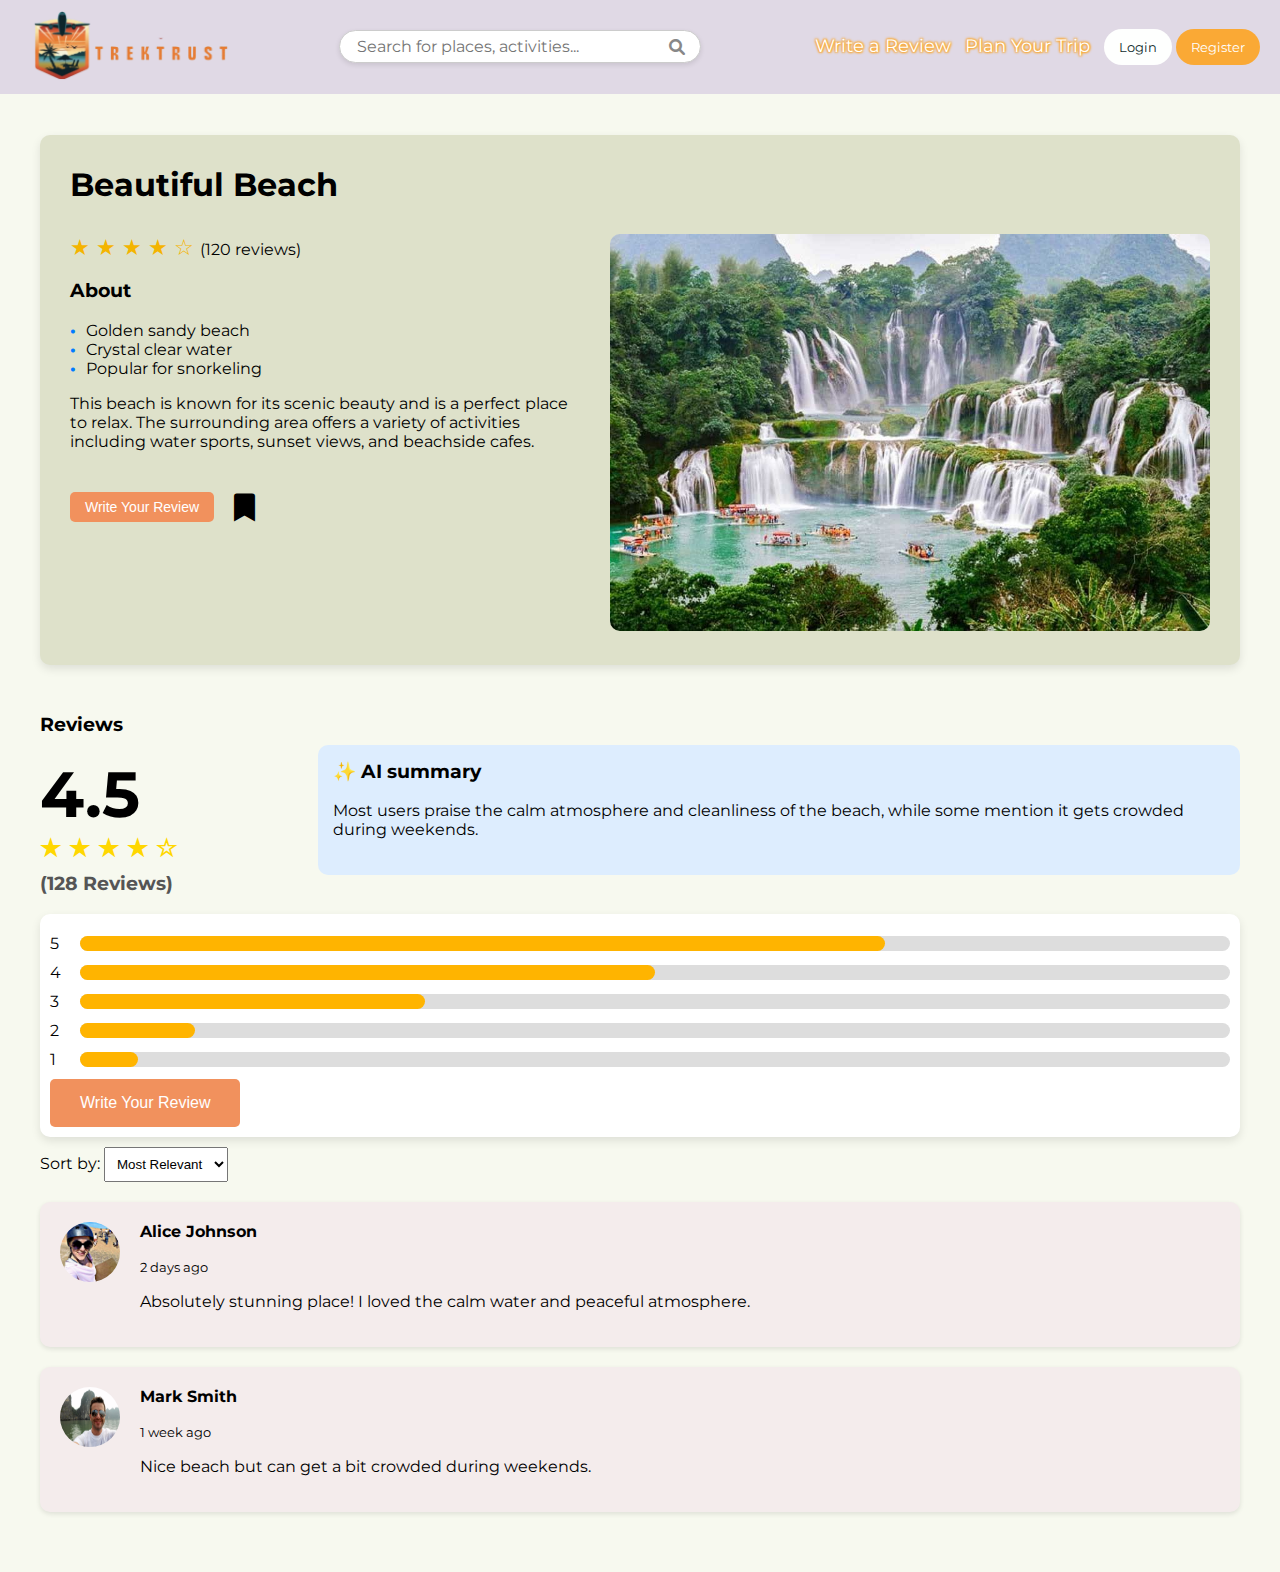
<file: place-detail.html>
<!DOCTYPE html>
<html lang="en">

<head>
    <meta charset="UTF-8">
    <meta name="viewport" content="width=device-width, initial-scale=1.0">
    <title>Place Details</title>
    <link rel="stylesheet" href="https://cdnjs.cloudflare.com/ajax/libs/font-awesome/6.0.0/css/all.min.css">
    <link href="https://fonts.googleapis.com/css2?family=Montserrat:wght@400;600;700&display=swap" rel="stylesheet">
    <link rel="stylesheet" href="style0.css">
</head>

<body>
    <header class="custom-header">
        <div class="logo" onclick="location.href='index.html'" style="cursor: pointer;">
            <img src="img/logo.png" alt="Company Logo">
        </div>
        <div class="search-container">
            <input type="text" id="searchBar" placeholder="Search for places, activities...">
            <i class="fa-solid fa-magnifying-glass"></i>
        </div>
        <div class="actions">
            <button class="review" onclick="location.href='select-place.html'">Write a Review</button>
            <button class="plan" onclick="location.href='plan-trip.html'">Plan Your Trip</button>
            <button class="login" onclick="location.href='login.html'">Login</button>
            <button class="register" onclick="location.href='register.html'">Register</button>
        </div>
    </header>

    <div class="content">
        <div class="place-container">
            <div class="place-header">
                <h1>Beautiful Beach</h1>
                <!-- <div class="bookmark" onclick="toggleBookmark(this)">
                    <i class="fa-solid fa-bookmark"></i>
                </div> -->
            </div>

            <div class="place-main">
                <div class="place-info">
                    <div class="rating" style="display: inline;">&#9733; &#9733; &#9733; &#9733; &#9734; </div>
                    <div style="display: inline;">(120 reviews)</div>
                    <div class="about">
                        <h3>About</h3>
                        <ul>
                            <li>Golden sandy beach</li>
                            <li>Crystal clear water</li>
                            <li>Popular for snorkeling</li>
                        </ul>
                    </div>
                        <p>This beach is known for its scenic beauty and is a perfect place to relax. The surrounding area
                        offers a variety of activities including water sports, sunset views, and beachside cafes.</p>
                        <div class="actions-wrap"> 
                            <button class="write-review" onclick="location.href='write-review.html'">Write Your Review</button>
                            <div class="bookmark" onclick="toggleBookmark(this)" style="font-size: 32px;">
                                <i class="fa-solid fa-bookmark"></i>
                        </div>
                    </div>
                </div>

                <div class="place-images">
                    <img src="img/1.jpg" alt="Beautiful Beach">
                </div>
            </div>
        </div>

        <div class="rating-wrapper">
            <div class="rating-section">
                <h3> Reviews<h3>
                    <div class="rating-number">4.5</div>
                    <div class="stars">&#9733; &#9733; &#9733; &#9733; &#9734;</div>
                    <div class="review-count">(128 Reviews)</div>
            </div>
            <div class="consensus-section">
                <h3>&#10024 AI summary</h3>
                <p>Most users praise the calm atmosphere and cleanliness of the beach, while some
                    mention it gets crowded during weekends.</p>
            </div>
        </div>

        <div class="rating-breakdown">
            <div class="rating-bar">
                <span>5</span>
                <div class="bar">
                    <div class="bar-fill" style="width: 70%;"></div>
                </div>
            </div>
            <div class="rating-bar">
                <span>4</span>
                <div class="bar">
                    <div class="bar-fill" style="width: 50%;"></div>
                </div>
            </div>
            <div class="rating-bar">
                <span>3</span>
                <div class="bar">
                    <div class="bar-fill" style="width: 30%;"></div>
                </div>
            </div>
            <div class="rating-bar">
                <span>2</span>
                <div class="bar">
                    <div class="bar-fill" style="width: 10%;"></div>
                </div>
            </div>
            <div class="rating-bar">
                <span>1</span>
                <div class="bar">
                    <div class="bar-fill" style="width: 5%;"></div>
                </div>
            </div>
            <button class="write-review" onclick="location.href='write-review.html'">Write Your Review</button>
        </div>
        <div class="user-reviews">
            <div class="sort-options">
                <label for="sort">Sort by:</label>
                <select id="sort">
                    <option value="relevant">Most Relevant</option>
                    <option value="recent">Most Recent</option>
                </select>
            </div>
            <div id="reviewList"></div>
        </div>
    </div>
    </div>
    <script src="check.js"></script>
    <script>
        function toggleBookmark(el) {
            el.classList.toggle('active');
        }

        const reviews = [
            {
                user: "Alice Johnson",
                img: "img/pro5/1.png",
                date: "2 days ago",
                text: "Absolutely stunning place! I loved the calm water and peaceful atmosphere."
            },
            {
                user: "Mark Smith",
                img: "img/pro5/2.png",
                date: "1 week ago",
                text: "Nice beach but can get a bit crowded during weekends."
            }
        ];

        const reviewList = document.getElementById('reviewList');
        reviews.forEach(review => {
            const card = document.createElement('div');
            card.className = 'review-card';
            card.innerHTML = `
                <img src="${review.img}" alt="${review.user}">
                <div class="review-text">
                    <h4>${review.user}</h4>
                    <p><small>${review.date}</small></p>
                    <p>${review.text}</p>
                </div>
            `;
            reviewList.appendChild(card);
        });
    </script>
</body>

</html>
</file>
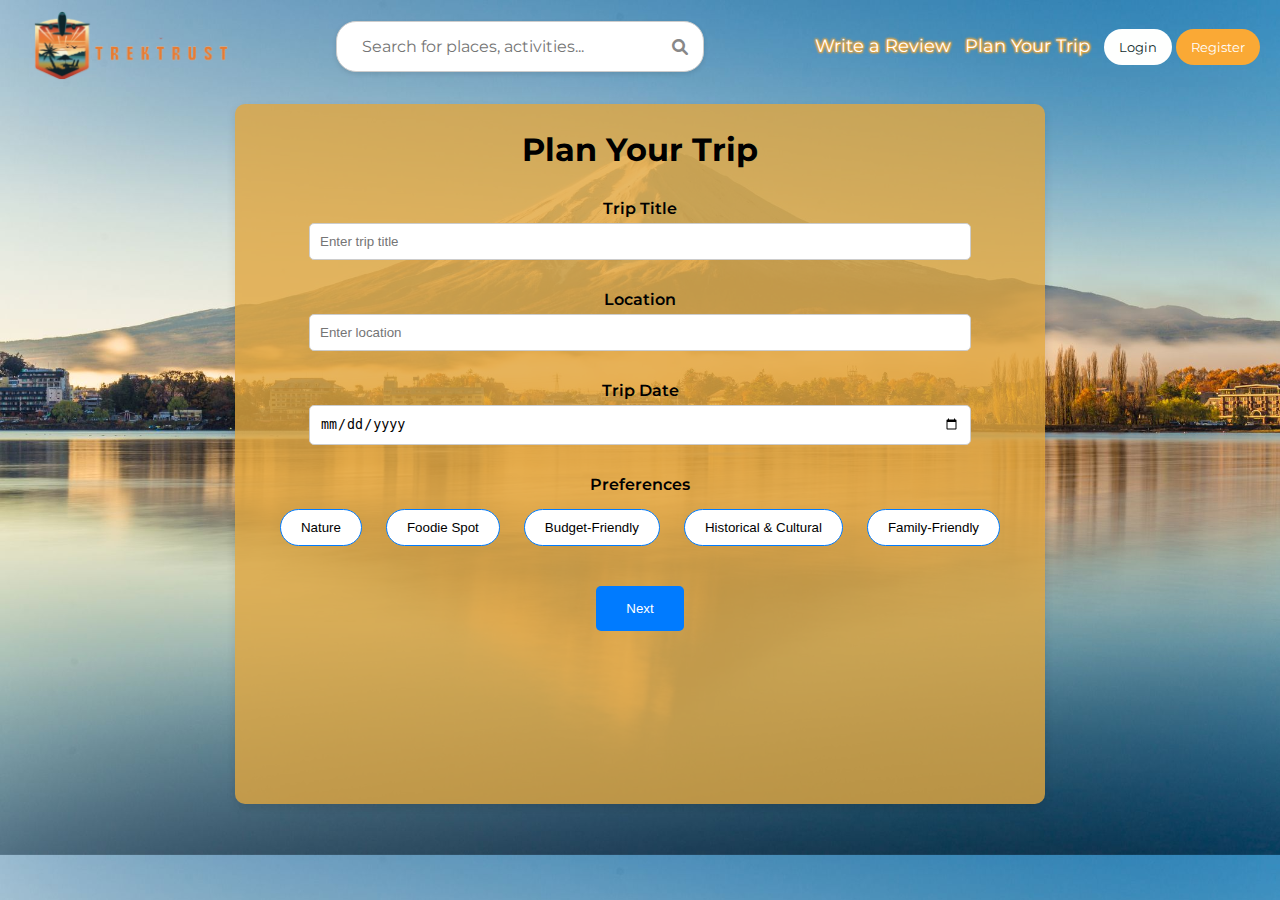
<file: plan-trip.html>
<!DOCTYPE html>
<html lang="en">
<head>
    <meta charset="UTF-8">
    <meta name="viewport" content="width=device-width, initial-scale=1.0">
    <title>Plan Your Trip</title>
    <link rel="stylesheet" href="https://cdnjs.cloudflare.com/ajax/libs/font-awesome/6.0.0/css/all.min.css">

    <link href="https://fonts.googleapis.com/css2?family=Montserrat:wght@400;600;700&display=swap" rel="stylesheet">
    <link rel="stylesheet" href="style2.css">
</head>
<body>
    <header class="custom-header">
        <div class="logo" onclick="location.href='index.html'" style="cursor: pointer;">
            <img src="img/logo.png" alt="Company Logo">
        </div>
        <div class="search-container">
            <input type="text" id="searchBar" placeholder="Search for places, activities...">
            <i class="fa-solid fa-magnifying-glass"></i>
        </div>
        <div class="actions">
            <button class="review" onclick="location.href='select-place.html'">Write a Review</button>
            <button class="plan" onclick="location.href='plan-trip.html'">Plan Your Trip</button>
            <button class="login" onclick="location.href='login.html'">Login</button>
            <button class="register" onclick="location.href='register.html'">Register</button>
        </div>
    </header>
    
    <div class="container-wrapper">
        <!-- Step 1 - Trip Details -->
        <div class="container" id="step1">
            <h1>Plan Your Trip</h1>
            <label for="trip-title">Trip Title</label>
            <input type="text" id="trip-title" placeholder="Enter trip title">
            <label for="trip-title">Location</label>
            <input type="text" id="trip-title" placeholder="Enter location">

            <label for="trip-date">Trip Date</label>
            <input type="date" id="trip-date">

            <label>Preferences</label>
            <div class="preferences">
                <button onclick="toggleSelect(this)">Nature</button>
                <button onclick="toggleSelect(this)">Foodie Spot</button>
                <button onclick="toggleSelect(this)">Budget-Friendly</button>
                <button onclick="toggleSelect(this)">Historical & Cultural</button>
                <button onclick="toggleSelect(this)">Family-Friendly</button>
            </div>
            <button class="next" onclick="nextStep()">Next</button>
        </div>

        <!-- Step 2 - Place Selection -->
        <div class="container hidden" id="step2">
            <h1>Plan Your Trip</h1>
            <p>Select places you plan to visit</p>
            <label>Selected Places</label>
            <div class="slider" id="selected-places"></div>

            <label for="search">Search Places</label>
            <input type="text" id="search" placeholder="Search places..." oninput="filterResults()">
            <div class="slider" id="search-results"></div>

            <label>Saved Places</label>
            <div class="slider" id="saved-places"></div>

            <label>Suggested Places</label>
            <div class="slider" id="suggested-places"></div>

            <button class="back" onclick="prevStep()">Back</button>
            <button class="next" onclick="nextStep()">Next</button>
        </div>

        <!-- Step 3 - Activity Selection -->
        <div class="container hidden" id="step3">
            <h1>Plan Your Trip</h1>
            <p>Add activities for selected places</p>
            <div id="activities-section"></div>

            
            <button class="back" onclick="prevStep()">Back</button>
            <button class="next" onclick="submitTrip()">Submit</button>
        </div>
    </div>
    <script src="check.js"></script>
    <script>
        let currentStep = 1;
        const places = [
            { name: 'Beautiful Beach', location: 'Miami', img: 'img/1.jpg' },
            { name: 'Mountain Escape', location: 'Colorado', img: 'img/2.jpg' },
            { name: 'Sunset Park', location: 'San Francisco', img: 'img/3.jpg' }
        ];

        function nextStep() {
            document.getElementById(`step${currentStep}`).classList.add('hidden');
            currentStep++;
            document.getElementById(`step${currentStep}`).classList.remove('hidden');
            if (currentStep === 2) loadPlaces();
            if (currentStep === 3) loadActivities();
        }

        function prevStep() {
            document.getElementById(`step${currentStep}`).classList.add('hidden');
            currentStep--;
            document.getElementById(`step${currentStep}`).classList.remove('hidden');
        }

        function toggleSelect(button) {
            button.classList.toggle('selected');
        }

        function loadPlaces() {
            const saved = document.getElementById('saved-places');
            const suggested = document.getElementById('suggested-places');
            saved.innerHTML = '';
            suggested.innerHTML = '';
            places.forEach(place => {
                const card = `<div class="place-card" onclick="addPlace('${place.name}')">
                    <img src="${place.img}" alt="Place">
                    <p>${place.name} - ${place.location}</p>
                </div>`;
                saved.innerHTML += card;
                suggested.innerHTML += card;
            });
        }

        function addPlace(placeName) {
            const selected = document.getElementById('selected-places');
            const place = document.createElement('div');
            place.className = 'place-card';
            place.innerHTML = `<p>${placeName}</p>`;
            selected.appendChild(place);
        }

        function filterResults() {
            const query = document.getElementById('search').value.toLowerCase();
            const results = document.getElementById('search-results');
            results.innerHTML = '';
            places.forEach(place => {
                if (place.name.toLowerCase().includes(query)) {
                    const card = `<div class="place-card" onclick="addPlace('${place.name}')">
                        <img src="${place.img}" alt="Place">
                        <p>${place.name} - ${place.location}</p>
                    </div>`;
                    results.innerHTML += card;
                }
            });
        }

        function loadActivities() {
            const activities = document.getElementById('activities-section');
            activities.innerHTML = '';
            places.forEach(place => {
                const card = document.createElement('div');
                card.className = 'activity-card';
                card.innerHTML = `
                    <img src="${place.img}" alt="${place.name}">
                    <div>
                        <h3>${place.name}</h3>
                        <input type="text" placeholder="Add activity...">
                        <button onclick="addActivity(this)">Add</button>
                        <div class="activities-list"></div>
                        <div class="suggested-activities">
                            <h4>Suggested Activities</h4>
                            <p onclick="addSuggestedActivity(this, 'Snorkeling')">Snorkeling <i class="fa-solid fa-plus"></i></p>
                            <p onclick="addSuggestedActivity(this, 'Hiking')">Hiking <i class="fa-solid fa-plus"></i></p>
                            <p onclick="addSuggestedActivity(this, 'Sightseeing')">Sightseeing <i class="fa-solid fa-plus"></i></p>
                        </div>
                    </div>
                `;
                activities.appendChild(card);
            });
        }

        function addActivity(button) {
            const input = button.previousElementSibling;
            if (input.value.trim() !== '') {
                const activityList = button.parentNode.querySelector('.activities-list');
                const activityItem = document.createElement('p');
                activityItem.innerText = `- ${input.value}`;
                activityList.appendChild(activityItem);
                input.value = '';
            }
        }

        function addSuggestedActivity(element, activity) {
            const parentCard = element.closest('.activity-card');
            const activityList = parentCard.querySelector('.activities-list');
            const activityItem = document.createElement('p');
            activityItem.innerText = `- ${activity}`;
            activityList.appendChild(activityItem);
        }

        function submitTrip() {
            window.location.href = 'trip-summary.html';
        }
    </script>
</body>
</html>
</file>
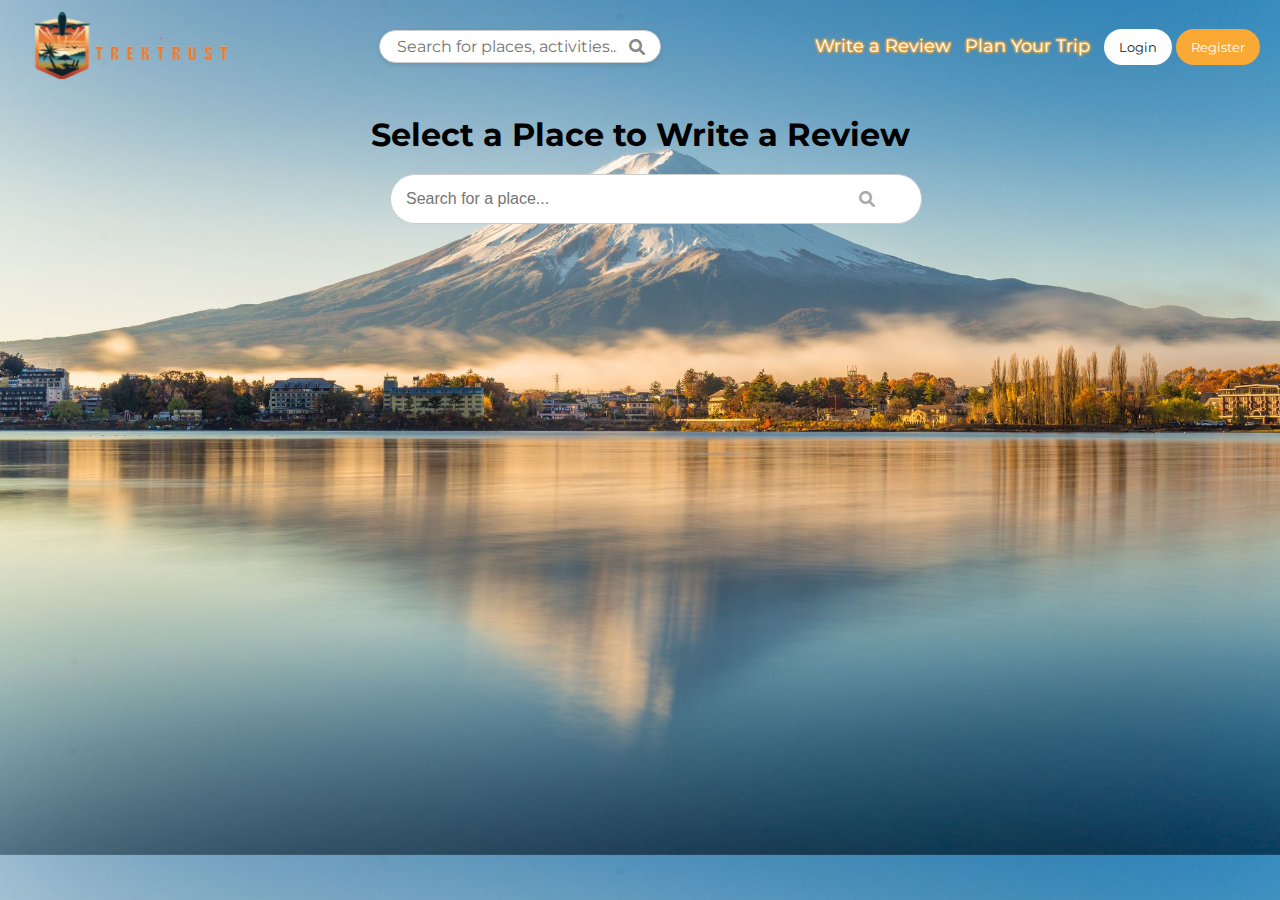
<file: select-place.html>
<!DOCTYPE html>
<html lang="en">
<head>
    <meta charset="UTF-8">
    <meta name="viewport" content="width=device-width, initial-scale=1.0">
    <title>Select Place for Review</title>
    <link rel="stylesheet" href="https://cdnjs.cloudflare.com/ajax/libs/font-awesome/6.0.0/css/all.min.css">
    <link href="https://fonts.googleapis.com/css2?family=Montserrat:wght@400;600;700&display=swap" rel="stylesheet">
    <link rel="stylesheet" href="style1.css">
</head>
<body>
    <header class="custom-header">
        <div class="logo" onclick="location.href='index.html'" style="cursor: pointer;">
            <img src="img/logo.png" alt="Company Logo">
        </div>
        <div class="search-container">
            <input type="text" id="searchBar" placeholder="Search for places, activities...">
            <i class="fa-solid fa-magnifying-glass"></i>
        </div>
        <div class="actions">
            <button class="review" onclick="location.href='select-place.html'">Write a Review</button>
            <button class="plan" onclick="location.href='plan-trip.html'">Plan Your Trip</button>
            <button class="login" onclick="location.href='login.html'">Login</button>
            <button class="register" onclick="location.href='register.html'">Register</button>
        </div>
    </header>

    <div class="container">
        <h1>Select a Place to Write a Review</h1>
        <div class="search-bar">
            <input type="text" id="placeSearch" placeholder="Search for a place...">
            <i class="fa-solid fa-magnifying-glass"></i>
        </div>
        <div class="results" id="searchResults">
            <div class="result-item" onclick="selectPlace('Beautiful Beach')">
                <img src="img/1.jpg" alt="Beautiful Beach" class="thumbnail">
                Beautiful Beach - Miami
            </div>
            <div class="result-item" onclick="selectPlace('Mountain Escape')">
                <img src="img/2.jpg" alt="Mountain Escape" class="thumbnail">
                Mountain Escape - Colorado
            </div>
            <div class="result-item" onclick="selectPlace('Sunset Park')">
                <img src="img/3.jpg" alt="Sunset Park" class="thumbnail">
                Sunset Park - San Francisco
            </div>
        </div>
            </div>
    <script src="check.js"></script>
    <script>
        const searchInput = document.getElementById('placeSearch');
        const results = document.getElementById('searchResults');
        const resultItems = document.querySelectorAll('.result-item');

        searchInput.addEventListener('input', () => {
            const value = searchInput.value.toLowerCase();
            let showResults = false;

            resultItems.forEach(item => {
                if (item.textContent.toLowerCase().includes(value)) {
                    item.style.display = 'block';
                    showResults = true;
                } else {
                    item.style.display = 'none';
                }
            });

            results.style.display = showResults ? 'block' : 'none';
        });

        function selectPlace(placeName) {
            // alert(`Redirecting to review page for: ${placeName}`);
            // Simulate navigation to review page
            window.location.href = 'write-review.html';
        }
    </script>
</body>
</html>
</file>
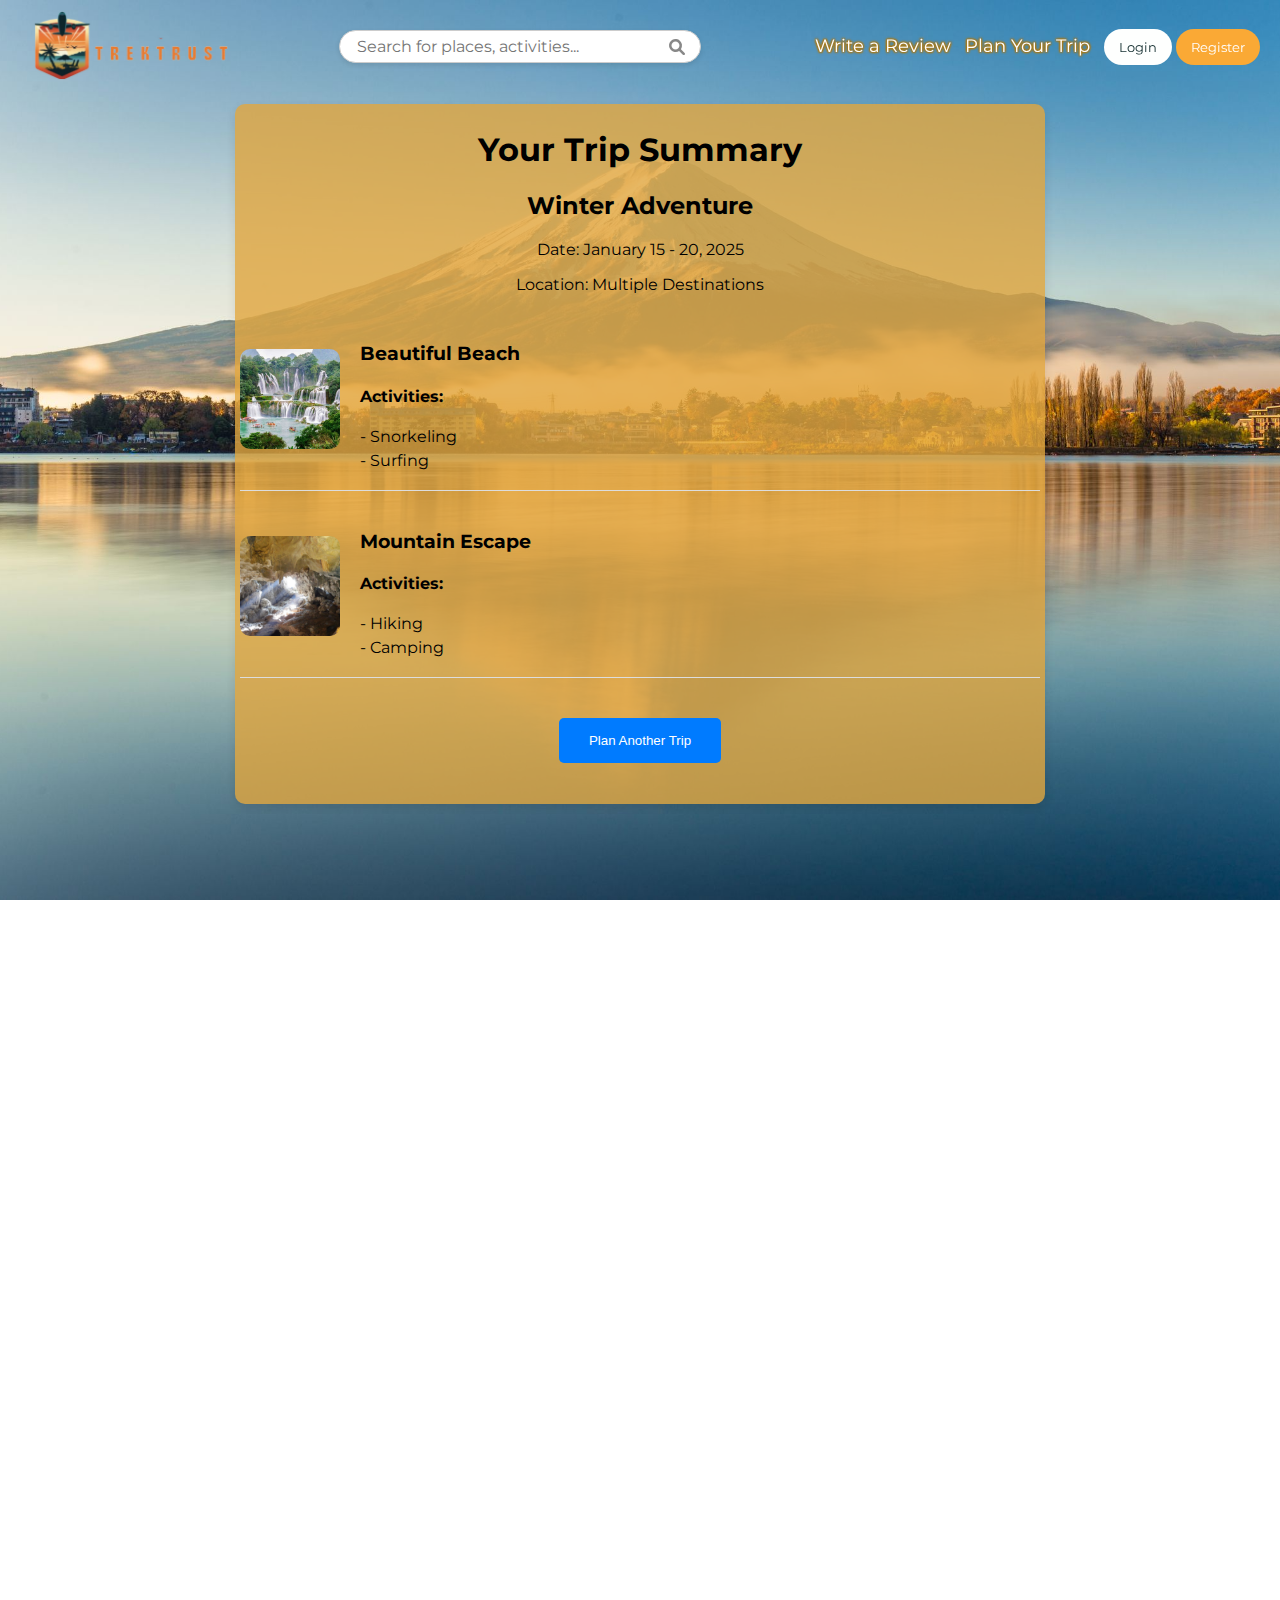
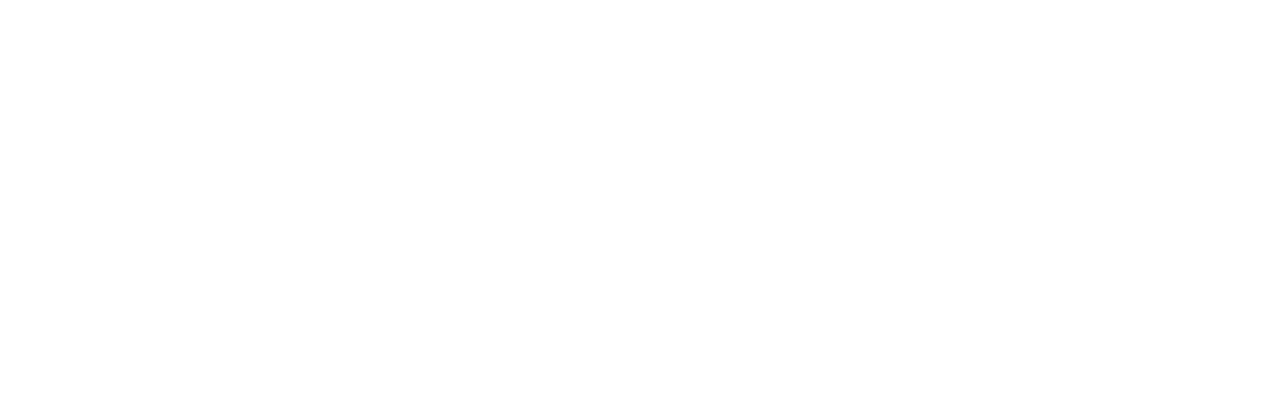
<file: trip-summary.html>
<!DOCTYPE html>
<html lang="en">
<head>
    <meta charset="UTF-8">
    <meta name="viewport" content="width=device-width, initial-scale=1.0">
    <title>Trip Summary</title>
    <link href="https://cdnjs.cloudflare.com/ajax/libs/font-awesome/6.0.0/css/all.min.css" rel="stylesheet">
    <link href="https://fonts.googleapis.com/css2?family=Montserrat:wght@400;600;700&display=swap" rel="stylesheet">
    <link rel="stylesheet" href="style.css">
</head>
<body>
    <header class="custom-header">
        <div class="logo" onclick="location.href='index.html'" style="cursor: pointer;">
            <img src="img/logo.png" alt="Company Logo">
        </div>
        <div class="search-container">
            <input type="text" id="searchBar" placeholder="Search for places, activities...">
            <i class="fa-solid fa-magnifying-glass"></i>
        </div>
        <div class="actions">
            <button class="review" onclick="location.href='select-place.html'">Write a Review</button>
            <button class="plan" onclick="location.href='plan-trip.html'">Plan Your Trip</button>
            <button class="login" onclick="location.href='login.html'">Login</button>
            <button class="register" onclick="location.href='register.html'">Register</button>
        </div>
    </header>

    <div class="container-wrapper">
    <div class="container">
        <div class="trip-header">
            <h1>Your Trip Summary</h1>
            <h2>Winter Adventure</h2>
            <p>Date: January 15 - 20, 2025</p>
            <p>Location: Multiple Destinations</p>
        </div>

        <div class="trip-details">
            <img src="img/1.jpg" alt="Beautiful Beach">
            <div class="trip-info">
                <h3>Beautiful Beach</h3>
                <div class="activity-list">
                    <h4>Activities:</h4>
                    <p>- Snorkeling</p>
                    <p>- Surfing</p>
                </div>
            </div>
        </div>

        <div class="trip-details">
            <img src="img/2.jpg" alt="Mountain Escape">
            <div class="trip-info">
                <h3>Mountain Escape</h3>
                <div class="activity-list">
                    <h4>Activities:</h4>
                    <p>- Hiking</p>
                    <p>- Camping</p>
                </div>
            </div>
        </div>

        <button class="btn" onclick="window.location.href='plan-trip.html'">Plan Another Trip</button>
    </div>
    <script src="check.js"></script>
</div>
</body>
</html>
</file>
<file: style0.css>
body {
    margin: 0;
    font-family: Montserrat, sans-serif;
    background-color: #f7f9ef;
}

/* Header Styles */
header {
    display: flex;
    justify-content: space-between;
    align-items: center;
    padding: 10px 20px;
    background: rgb(224, 217, 229);
    position: sticky;
    top: 0;
    z-index: 1000;
    transition: background-color 0.3s ease, box-shadow 0.3s ease;
}


.content {
    margin-top: 1px;
    /* To prevent content from hiding behind the header */
    padding: 20px;
}

.custom-header .actions button {

    border-radius: 20px;
    border: none;
}

/* Button Styles */
.actions .login,
.actions .logout {
    background-color: #fefffe;
    padding: 10px 15px;
    color: #112c2d;
    cursor: pointer;
    font-family: Montserrat, sans-serif;

}

.actions .register {
    background-color: #faa935;
    padding: 10px 15px;
    color: white;
    cursor: pointer;
    font-family: Montserrat, sans-serif;

}

.actions .login:hover,
.actions .register:hover,
.actions .logout:hover {
    opacity: 0.8;
}

.actions .review,
.actions .plan {
    background-color: transparent;
    text-shadow: 1px 1px 2px #faa935, -1px -1px 2px #faa935, 1px -1px 2px #faa935, -1px 1px 2px #faa935;
    color: white;
    padding: 0px 5px;
    font-size: 18px;
    cursor: pointer;
    font-family: Montserrat, sans-serif;

}

.actions .plan {
    margin-right: 5px;

}

.actions .review:hover,
.actions .plan:hover {
    opacity: 0.8;
}

.logo img {
    width: 200px;
    height: auto;
    max-width: 140%;
    margin-left: 10px;

}

.search-container {
    display: flex;
    align-items: center;
    border: 1px solid #ccc;
    border-radius: 20px;
    padding: 5px 15px;
    background-color: white;
    box-shadow: 0 2px 5px rgba(0, 0, 0, 0.1);
}

.search-container input {
    border: none;
    outline: none;
    font-family: 'Montserrat', sans-serif;
    font-size: 1rem;
    flex: 1;
    min-width: 300px;
}

.search-container i {
    color: #888;
    margin-left: 10px;
}



.content {
    padding: 40px;
}

.place-container {
    background: rgb(222, 225, 202);
    padding: 30px;
    border-radius: 10px;
    box-shadow: 0 4px 10px rgba(0, 0, 0, 0.1);
    margin-bottom: 30px;
}

.place-header {
    display: flex;
    justify-content: space-between;
    align-items: center;
    margin-right: 10px;

}

.place-header h1 {
    margin: 0;
}

.bookmark i {
    font-size: 28px;
    cursor: pointer;
}

.bookmark.active i {
    color: gold;
}

.place-main {
    display: flex;
    margin-top: 30px;
    gap: 40px;
}

.place-images img {
    width: 100%;
    max-width: 800px;
    border-radius: 10px;
}

.place-info {
    max-width: 500px;
}

.rating {
    font-size: 22px;
    color: #f4b400;
}

.about ul {
    list-style: none;
    padding: 0;
}

.about ul li::before {
    content: "\2022";
    color: #007BFF;
    font-weight: bold;
    display: inline-block;
    width: 1em;
}

.reviews {
    margin-top: 50px;
    display: flex;
    gap: 40px;
}


.rating-number {
    font-size: 4rem;
    font-weight: 700;
}

.stars {
    font-size: 1.5rem;
    color: gold;
}

.review-count {
    margin: 10px 0;
    color: #555;
}

.rating-bar {
    display: flex;
    align-items: center;
    margin: 10px 0;
}

.rating-bar span {
    width: 20px;
}

.bar {
    flex: 1;
    height: 15px;
    margin-left: 10px;
    background-color: #ddd;
    border-radius: 10px;
    position: relative;
}

.bar-fill {
    height: 100%;
    background-color: #ffb400;
    border-radius: 10px;
    position: absolute;
}

.write-review {
    background-color: #f1915d;
    color: white;
    padding: 15px 30px;
    border: none;
    border-radius: 5px;
    font-size: 1rem;
    cursor: pointer;
}

.user-reviews {
    flex: 2;
}

.review-card {
    background: #f4ecec;
    padding: 20px;
    margin-bottom: 20px;
    box-shadow: 0 2px 5px rgba(0, 0, 0, 0.1);
    border-radius: 10px;
    display: flex;
    gap: 20px;
}

.review-card img {
    width: 60px;
    height: 60px;
    border-radius: 50%;
}

.review-text {
    flex: 1;
}

.review-text h4 {
    margin: 0;
}

.sort-options {
    margin-bottom: 20px;
}

.sort-options select {
    padding: 8px;
}


.rating-breakdown {
    background: white;
    padding: 10px;
    border-radius: 10px;
    box-shadow: 0 4px 10px rgba(0, 0, 0, 0.1);
    margin-bottom: 10px;
}

.user-rating-header {
    margin-top: 50px;
    font-size: 1.8rem;
    font-weight: 600;
}

.rating-wrapper {
    display: flex;
    justify-content: flex-start;
    gap: 10px;
}
.rating-section {
    width: 300px; 
}

.consensus-section {
    margin-top: 50px;
    background-color: #ddedfe;
    height: 100px;
    border-radius: 10px;
    padding: 15px;
}
.actions-wrap{
display: flex;
gap: 20px;
}
.actions-wrap .bookmark{
margin-top: 20px;
}
.actions-wrap button{
font-size: 14px;
padding: 5px 15px;
max-height: 30px;
margin-top: 25px;
}
.consensus-section h3 {
    margin-top: 0;
}
</file>
<file: style2.css>
body {
    font-family: 'Montserrat', sans-serif;
    margin: 0;
    /* margin-top: 10px; */
    /* justify-content: center;
    align-items: center; */
    height: 500px;
    background-color: #f4f4f4;
    background: url('img/bg4.jpg');
    background-size: cover;
    overflow: hidden;

}
.container-wrapper {
    overflow-y: auto;
    height: 80vh;
    width: 100%;
    display: flex;
    justify-content: center;
    
}
/* Header Styles */
header {
    display: flex;
    justify-content: space-between;
    align-items: center;
    padding: 10px 20px;
    background: rgb(246, 236, 252, 0);
    /* position: sticky; */
    top: 0;
    z-index: 1000;
    /* width: 100%;              */
    transition: background-color 0.3s ease, box-shadow 0.3s ease;
}
.custom-header .actions button {

    border-radius: 20px;
    border: none;
}

/* Button Styles */
.actions .login,
.actions .logout {
    background-color: #fefffe;
    padding: 10px 15px;
    color: #112c2d;
    cursor: pointer;
    font-family: Montserrat, sans-serif;

}

.actions .register {
    background-color: #faa935;
    padding: 10px 15px;
    color: white;
    cursor: pointer;
    font-family: Montserrat, sans-serif;

}

.actions .login:hover,
.actions .register:hover,
.actions .logout:hover {
    opacity: 0.8;
}

.actions .review,
.actions .plan {
    background-color: transparent;
    text-shadow: 1px 1px 2px #faa935, -1px -1px 2px #faa935, 1px -1px 2px #faa935, -1px 1px 2px #faa935;
    color: white;
    padding: 0px 5px;
    font-size: 18px;
    cursor: pointer;
    font-family: Montserrat, sans-serif;

}

.actions .plan {
    margin-right: 5px;

}

.actions .review:hover,
.actions .plan:hover {
    opacity: 0.8;
}

.logo img {
    width: 200px;
    height: auto;
    max-width: 140%;
    margin-left: 10px;

}

.search-container {
    display: flex;
    align-items: center;
    border: 1px solid #ccc;
    border-radius: 20px;
    padding: 5px 15px;
    background-color: white;
    box-shadow: 0 2px 5px rgba(0, 0, 0, 0.1);
}

#searchBar {
    margin: 0;
    border-radius: 20px;
    min-width: 300px;
    border: none;

}

.search-container input {
    border: none;
    outline: none;
    font-family: 'Montserrat', sans-serif;
    font-size: 1rem;
    flex: 1;
    margin: 0;
}

.search-container i {
    color: #888;
    margin-left: 10px;
    margin: 0;

}


.container {
    padding: 5px;
    border-radius: 10px;
    box-shadow: 0 4px 10px rgba(0, 0, 0, 0.1);
    max-width: 800px;
    width: 100%;
    text-align: center;
    margin: 10px auto;
    background-color: rgba(225, 166, 63, 0.8);
}

        #step1 {
    min-height: 450px;
}

#step2 {
    min-height: 720px;
}

#step3 {
    min-height: 2700px;
}


.hidden {
    display: none;
}

h1 {
    margin-bottom: 30px;
}

label {
    display: block;
    margin: 10px 0 5px;
    font-weight: 600;
}

input[type="text"], input[type="date"] {
    width: 80%;
    padding: 10px;
    margin-bottom: 20px;
    border: 1px solid #ccc;
    border-radius: 5px;
}

.preferences button {
    margin: 10px;
    padding: 10px 20px;
    border: 1px solid #007BFF;
    background: white;
    border-radius: 20px;
    cursor: pointer;
}

.preferences button.selected {
    background: #007BFF;
    color: white;
}

.place-card {
    display: inline-block;
    background: white;
    padding: 15px;
    border-radius: 10px;
    margin: 10px;
    box-shadow: 0 2px 8px rgba(0, 0, 0, 0.1);
    text-align: center;
}

.place-card img {
    width: 100px;
    height: 100px;
    border-radius: 10px;
}

.slider {
    display: flex;
    overflow-x: auto;
    white-space: nowrap;
}

button.next, button.back {
    margin-top: 30px;
    padding: 15px 30px;
    border: none;
    border-radius: 5px;
    background-color: #007BFF;
    color: white;
    cursor: pointer;
}

.activity-card {
    margin-bottom: 20px;
    padding: 20px;
    border: 1px solid #ddd;
    border-radius: 10px;
    text-align: left;
    display: flex;
    align-items: flex-start;
    flex-direction: column;
}

.activity-card img {
    width: 80px;
    height: 80px;
    border-radius: 10px;
    margin-bottom: 20px;
}
.activities-list {
    margin-top: 15px;
    padding-left: 20px;
}


.suggested-activities {
    margin-top: 20px;
}
.suggested-activities p {
    display: flex;
    justify-content: space-between;
    align-items: center;
    padding: 10px;
    border: 1px solid #ddd;
    border-radius: 5px;
    cursor: pointer;
}

.suggested-activities p:hover {
    background-color: #f0f0f0;
}

.fa-plus {
    color: #007BFF;
}
</file>
<file: style1.css>
body {
    font-family: 'Montserrat', sans-serif;
    margin: 0;
    /* margin-top: 10px; */
    justify-content: center;
    align-items: center;
    height: 500px;
    background-color: #f4f4f4;
    background: url('img/bg4.jpg');
    background-size: cover;

}
.container {
    text-align: center;
}

h1 {
    margin-bottom: 20px;
}
/* Header Styles */
header {
    display: flex;
    justify-content: space-between;
    align-items: center;
    padding: 10px 20px;
    background: rgb(246, 236, 252, 0);
    position: sticky;
    top: 0;
    z-index: 1000;
    /* width: 100%;              */
    transition: background-color 0.3s ease, box-shadow 0.3s ease;
}


.content {
    margin-top: 1px;
    /* To prevent content from hiding behind the header */
    padding: 20px;
}

.custom-header .actions button {

    border-radius: 20px;
    border: none;
}

/* Button Styles */
.actions .login,
.actions .logout {
    background-color: #fefffe;
    padding: 10px 15px;
    color: #112c2d;
    cursor: pointer;
    font-family: Montserrat, sans-serif;

}

.actions .register {
    background-color: #faa935;
    padding: 10px 15px;
    color: white;
    cursor: pointer;
    font-family: Montserrat, sans-serif;

}

.actions .login:hover,
.actions .register:hover,
.actions .logout:hover {
    opacity: 0.8;
}

.actions .review,
.actions .plan {
    background-color: transparent;
    text-shadow: 1px 1px 2px #faa935, -1px -1px 2px #faa935, 1px -1px 2px #faa935, -1px 1px 2px #faa935;
    color: white;
    padding: 0px 5px;
    font-size: 18px;
    cursor: pointer;
    font-family: Montserrat, sans-serif;

}

.actions .plan {
    margin-right: 5px;

}

.actions .review:hover,
.actions .plan:hover {
    opacity: 0.8;
}

.logo img {
    width: 200px;
    height: auto;
    max-width: 140%;
    margin-left: 10px;

}

.search-container {
    display: flex;
    align-items: center;
    border: 1px solid #ccc;
    border-radius: 20px;
    padding: 5px 15px;
    background-color: white;
    box-shadow: 0 2px 5px rgba(0, 0, 0, 0.1);
}

.search-container input {
    border: none;
    outline: none;
    font-family: 'Montserrat', sans-serif;
    font-size: 1rem;
    flex: 1;
}

.search-container i {
    color: #888;
    margin-left: 10px;
}


.search-bar {
    position: relative;
    display: inline-block;
    width: 100%;
    max-width: 500px;
}

.search-bar input {
    width: 100%;
    padding: 15px;
    border: 1px solid #ccc;
    border-radius: 30px;
    font-size: 1rem;
    outline: none;
}

.search-bar i {
    position: absolute;
    top: 50%;
    right: 15px;
    transform: translateY(-50%);
    color: #aaa;
}

.results {
    margin-top: 20px;
    display: none;
    text-align: left;
    max-width: 500px;
    margin-left: auto;
    margin-right: auto;
    background-color: rgb(239, 239, 239);
}

.result-item {
display: flex;
align-items: center;
gap: 15px;
padding: 10px;
border-bottom: 1px solid #ddd;
cursor: pointer;
}

.result-item:hover {
background-color: #f5cbcb;
}

.thumbnail {
width: 60px;
height: 60px;
border-radius: 5px;
object-fit: cover;
}
</file>
<file: style.css>
/* General Styles */
body {
    margin: 0;
    font-family: Montserrat, sans-serif;
    background: url('img/bg4.jpg') no-repeat center center fixed;
    background-size: cover;
    height: 2000px;
    overflow: hidden;
}
/* Header Styles */
header {
    display: flex;
    justify-content: space-between;
    align-items: center;
    padding: 10px 20px;
    background: rgba(255, 255, 255, 0);
    position: sticky;
    top: 0;
    z-index: 1000;
    transition: background-color 0.3s ease, box-shadow 0.3s ease;
}

header.scrolled {
    background: rgb(246, 236, 252, 1);
    /* New color on scroll */
    box-shadow: 0 4px 6px rgba(0, 0, 0, 0);
    /* Adds shadow */
}

.content {
    margin-top: 100px;
    /* To prevent content from hiding behind the header */
    padding: 20px;
}

.custom-header .actions button {

    border-radius: 20px;
    border: none;
}

/* Button Styles */
.actions .login,
.actions .logout {
    background-color: #fefffe;
    padding: 10px 15px;
    color: #112c2d;
    font-family: Montserrat, sans-serif;
    cursor: pointer;
}

.actions .register {
    background-color: #faa935;
    padding: 10px 15px;
    color: white;
    font-family: Montserrat, sans-serif;
    cursor: pointer;
}

.actions .login:hover,
.actions .register:hover,
.actions .logout:hover {
    opacity: 0.8;
}

.actions .review,
.actions .plan {
    background-color: transparent;
    text-shadow: 1px 1px 2px #b47705, -1px -1px 2px #b47705, 1px -1px 2px #b47705, -1px 1px 2px #b47705;
    color: white;
    padding: 0px 5px;
    font-size: 18px;
    font-family: Montserrat, sans-serif;
    cursor: pointer;
}

.actions .plan {
    margin-right: 5px;

}

.actions .review:hover,
.actions .plan:hover {
    opacity: 0.8;
}

.logo img {
    width: 200px;
    /* Adjust this as needed */
    height: auto;
    /* Maintain aspect ratio */
    max-width: 140%;
    /* Make it responsive */
    margin-left: 10px;

}
.search-container {
    display: flex;
    align-items: center;
    border: 1px solid #ccc;
    border-radius: 20px;
    padding: 5px 15px;
    background-color: white;
    box-shadow: 0 2px 5px rgba(0, 0, 0, 0.1);
}

.search-container input {
    border: none;
    outline: none;
    font-family: 'Montserrat', sans-serif;
    font-size: 1rem;
    flex: 1;
    min-width: 300px;
}

.search-container i {
    color: #888;
    margin-left: 10px;
}


/* Content and Place Grid */
.content {
    margin: 20px;
}

.place-grid {
    display: grid;
    grid-template-columns: repeat(auto-fit, minmax(300px, 1fr));
    gap: 20px;
}

.place-card {
    background: white;
    border-radius: 10px;
    overflow: hidden;
    box-shadow: 0 2px 5px rgba(0, 0, 0, 0.2);
}

.place-card img {
    width: 100%;
    height: 200px;
    object-fit: cover;
}

.place-info {
    padding: 15px;
}

.place-info .rating {
    color: gold;
}

.place-actions {
    display: flex;
    justify-content: flex-end;
    gap: 10px;
    padding: 15px;
}

.place-actions button,
.place-actions i {
    cursor: pointer;
    /* Makes the cursor a pointer (hand) on hover */
}

.place-actions i {
font-size: 29px;
}

.place-actions button {
    border-radius: 5px;
    font-size: 20px;
    border-color: transparent;
}
/* Form Styles */
.login-form,
.register-form {
    max-width: 400px;
    margin: 50px auto;
    padding: 20px;
    background: rgba(255, 255, 255, 0.8);
    border-radius: 10px;
}

.login-form input,
.register-form input {
    width: 100%;
    padding: 10px;
    margin: 10px 0;
    border: 1px solid #ccc;
    border-radius: 5px;
}

.login-form button,
.register-form button {
    width: 100%;
    padding: 10px;
    background: #333;
    color: #fff;
    border: none;
    border-radius: 5px;
    cursor: pointer;
}

/* Additional Styles */
.container-wrapper {
    overflow-y: auto;
    height: 80vh;
    width: 100%;
    display: flex;
    justify-content: center;
}

.container {
    padding: 5px;
    border-radius: 10px;
    box-shadow: 0 4px 10px rgba(0, 0, 0, 0.1);
    max-width: 800px;
    width: 100%;
    text-align: center;
    margin: 10px auto;
    background-color: rgba(225, 166, 63, 0.8);
    min-height: 600px;
}

.page-wrapper {
    display: flex;
    justify-content: center;
    align-items: center;
    height: 90vh;
    margin-top: 20px;
}

.review-container {
    display: flex;
    max-width: 1000px;
    background: white;
    padding: 40px;
    border-radius: 10px;
    box-shadow: 0 4px 10px rgba(0, 0, 0, 0.1);
    gap: 40px;
}

.left-section,
.right-section {
    flex: 1;
}

.place-card img {
    width: 100%;
    max-width: 300px;
    border-radius: 10px;
}

.stars {
    display: flex;
    justify-content: center;
    gap: 10px;
    font-size: 2rem;
    cursor: pointer;
}

.stars i {
    color: #ddd;
}

.stars i.active {
    color: gold;
}

.rating-text {
    text-align: center;
    margin: 10px 0 20px;
    font-size: 1.2rem;
}

.date-picker,
.review-box,
.photo-upload {
    margin-bottom: 20px;
}

.photo-upload input[type="file"] {
    display: none;
}

.upload-btn {
    display: inline-block;
    padding: 15px 30px;
    border: 2px dashed #007BFF;
    border-radius: 10px;
    cursor: pointer;
    color: #007BFF;
    font-size: 1rem;
    text-align: center;
}

.preview-container {
    margin-top: 2px;
    text-align: center;
}

.preview-container img {
    max-height: 90px;
    border-radius: 10px;
    display: none;
}

.submit-btn {
    background-color: #007BFF;
    color: white;
    padding: 15px 40px;
    border: none;
    border-radius: 5px;
    font-size: 1rem;
    cursor: pointer;
    display: block;
    margin: 0 auto;
    margin-top: 10px;
}

.confirmation {
    display: none;
    position: fixed;
    top: 50%;
    left: 50%;
    transform: translate(-50%, -50%);
    background-color: white;
    padding: 30px;
    border-radius: 10px;
    box-shadow: 0 4px 10px rgba(0, 0, 0, 0.2);
    text-align: center;
}

.confirmation button {
    margin-top: 20px;
    padding: 10px 20px;
    border: none;
    border-radius: 5px;
    background-color: #007BFF;
    color: white;
    font-size: 1rem;
    cursor: pointer;
}

.search-bar {
    position: relative;
    display: inline-block;
    width: 100%;
    max-width: 500px;
}

.search-bar input {
    width: 100%;
    padding: 15px;
    border: 1px solid #ccc;
    border-radius: 30px;
    font-size: 1rem;
    outline: none;
}

.search-bar i {
    position: absolute;
    top: 50%;
    right: 15px;
    transform: translateY(-50%);
    color: #aaa;
}

.results {
    margin-top: 20px;
    display: none;
    text-align: left;
    max-width: 500px;
    margin-left: auto;
    margin-right: auto;
    background-color: rgb(239, 239, 239);
}

.result-item {
    display: flex;
    align-items: center;
    gap: 15px;
    padding: 10px;
    border-bottom: 1px solid #ddd;
    cursor: pointer;
}

.result-item:hover {
    background-color: #f5cbcb;
}

.thumbnail {
    width: 60px;
    height: 60px;
    border-radius: 5px;
    object-fit: cover;
}

.trip-header {
    margin-bottom: 30px;
}

.trip-details {
    margin-top: 20px;
    display: flex;
    align-items: center;
    text-align: left;
    border-bottom: 1px solid #ddd;
    padding-bottom: 15px;
    margin-bottom: 20px;
}

.trip-details img {
    width: 100px;
    height: 100px;
    border-radius: 10px;
    object-fit: cover;
    margin-right: 20px;
}

.trip-info {
    flex: 1;
}

.activity-list {
    text-align: left;
    margin-top: 10px;
}

.activity-list p {
    margin: 5px 0;
}

.btn {
    margin-top: 20px;
    padding: 15px 30px;
    background-color: #007BFF;
    color: white;
    border: none;
    border-radius: 5px;
    cursor: pointer;
}
</file>
